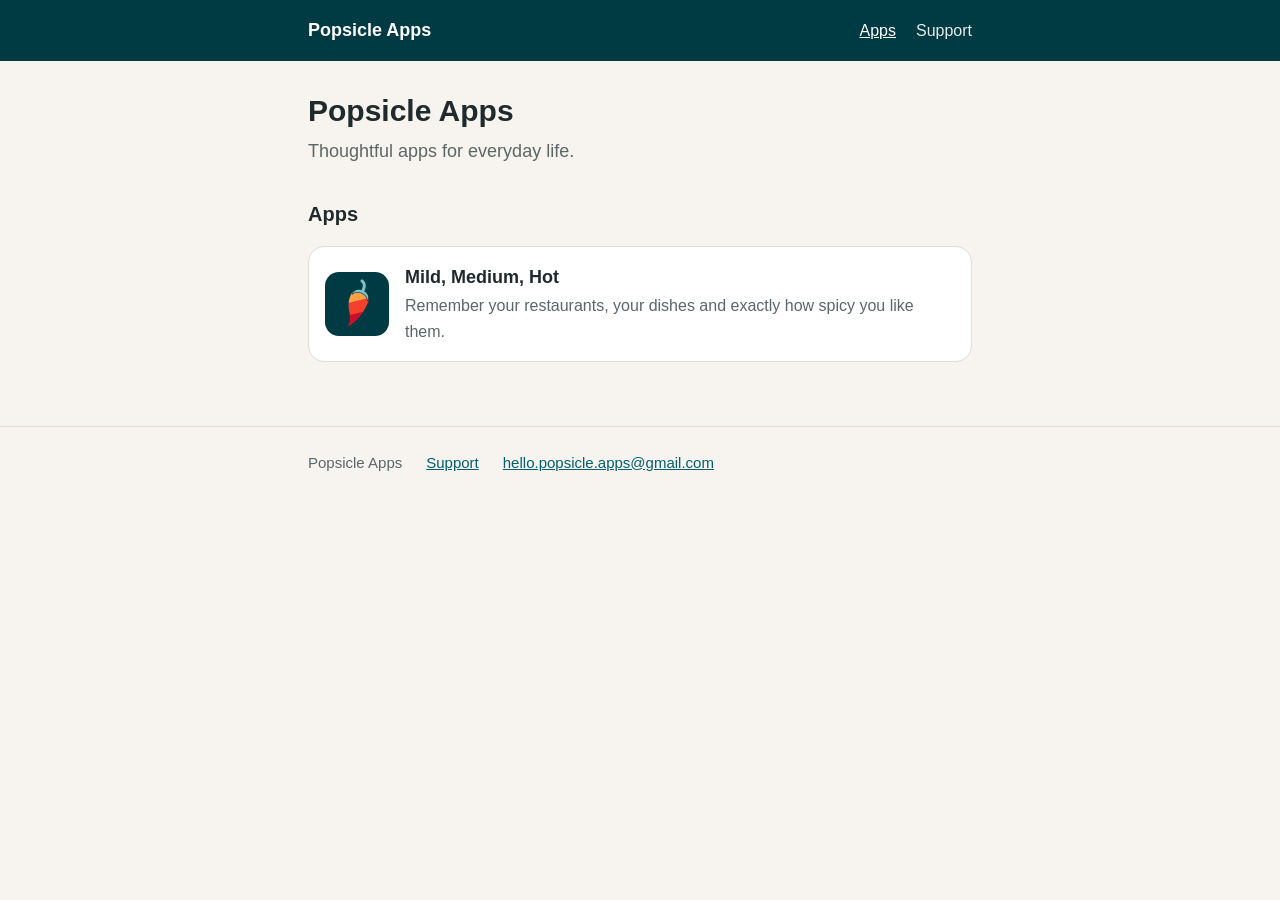
<file: index.html>
<!doctype html>
<html lang="en">
<head>
  <meta charset="utf-8">
  <meta name="viewport" content="width=device-width, initial-scale=1">
  <title>Popsicle Apps</title>
  <meta name="description" content="Popsicle Apps: thoughtful apps for everyday life.">
  <link rel="stylesheet" href="/assets/css/site.css">
</head>
<body>
  <a class="skip" href="#main">Skip to content</a>
  <header class="site-header">
    <div class="wrap">
      <a class="brand" href="/">Popsicle Apps</a>
      <nav class="site-nav" aria-label="Site">
        <a href="/" aria-current="page">Apps</a>
        <a href="/support/">Support</a>
      </nav>
    </div>
  </header>

  <main id="main" class="wrap">
    <h1>Popsicle Apps</h1>
    <p class="lead">Thoughtful apps for everyday life.</p>

    <h2>Apps</h2>
    <!-- One .app-card per app. Copy this block to add a new app. -->
    <a class="app-card" href="/apps/mild-medium-hot/">
      <img src="/assets/apps/mild-medium-hot/icon.png" alt="" width="64" height="64">
      <div>
        <h3>Mild, Medium, Hot</h3>
        <p>Remember your restaurants, your dishes and exactly how spicy you like them.</p>
      </div>
    </a>
  </main>

  <footer class="site-footer">
    <div class="wrap">
      <span>Popsicle Apps</span>
      <a href="/support/">Support</a>
      <a href="mailto:hello.popsicle.apps@gmail.com">hello.popsicle.apps@gmail.com</a>
    </div>
  </footer>
</body>
</html>
</file>
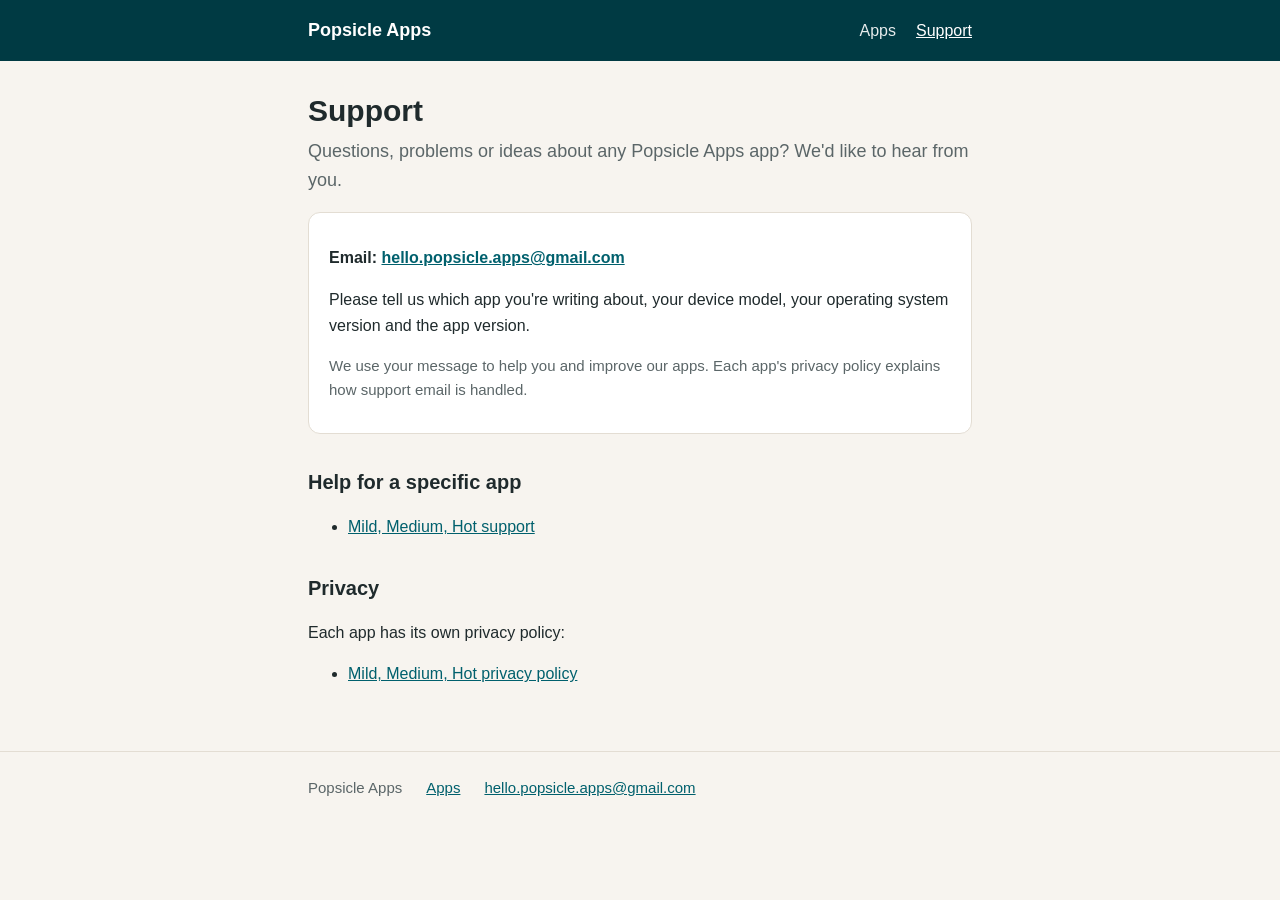
<file: support/index.html>
<!doctype html>
<html lang="en">
<head>
  <meta charset="utf-8">
  <meta name="viewport" content="width=device-width, initial-scale=1">
  <title>Support · Popsicle Apps</title>
  <meta name="description" content="Contact Popsicle Apps for help with any of our apps.">
  <link rel="stylesheet" href="/assets/css/site.css">
</head>
<body>
  <a class="skip" href="#main">Skip to content</a>
  <header class="site-header">
    <div class="wrap">
      <a class="brand" href="/">Popsicle Apps</a>
      <nav class="site-nav" aria-label="Site">
        <a href="/">Apps</a>
        <a href="/support/" aria-current="page">Support</a>
      </nav>
    </div>
  </header>

  <main id="main" class="wrap">
    <h1>Support</h1>
    <p class="lead">Questions, problems or ideas about any Popsicle Apps app? We'd like to hear from you.</p>

    <div class="callout">
      <p><strong>Email:</strong> <a class="email" href="mailto:hello.popsicle.apps@gmail.com">hello.popsicle.apps@gmail.com</a></p>
      <p>Please tell us which app you're writing about, your device model, your operating system version and the app version.</p>
      <p class="meta">We use your message to help you and improve our apps. Each app's privacy policy explains how support email is handled.</p>
    </div>

    <h2>Help for a specific app</h2>
    <!-- One link per app. -->
    <ul>
      <li><a href="/apps/mild-medium-hot/support/">Mild, Medium, Hot support</a></li>
    </ul>

    <h2>Privacy</h2>
    <p>Each app has its own privacy policy:</p>
    <ul>
      <li><a href="/apps/mild-medium-hot/privacy/">Mild, Medium, Hot privacy policy</a></li>
    </ul>
  </main>

  <footer class="site-footer">
    <div class="wrap">
      <span>Popsicle Apps</span>
      <a href="/">Apps</a>
      <a href="mailto:hello.popsicle.apps@gmail.com">hello.popsicle.apps@gmail.com</a>
    </div>
  </footer>
</body>
</html>
</file>
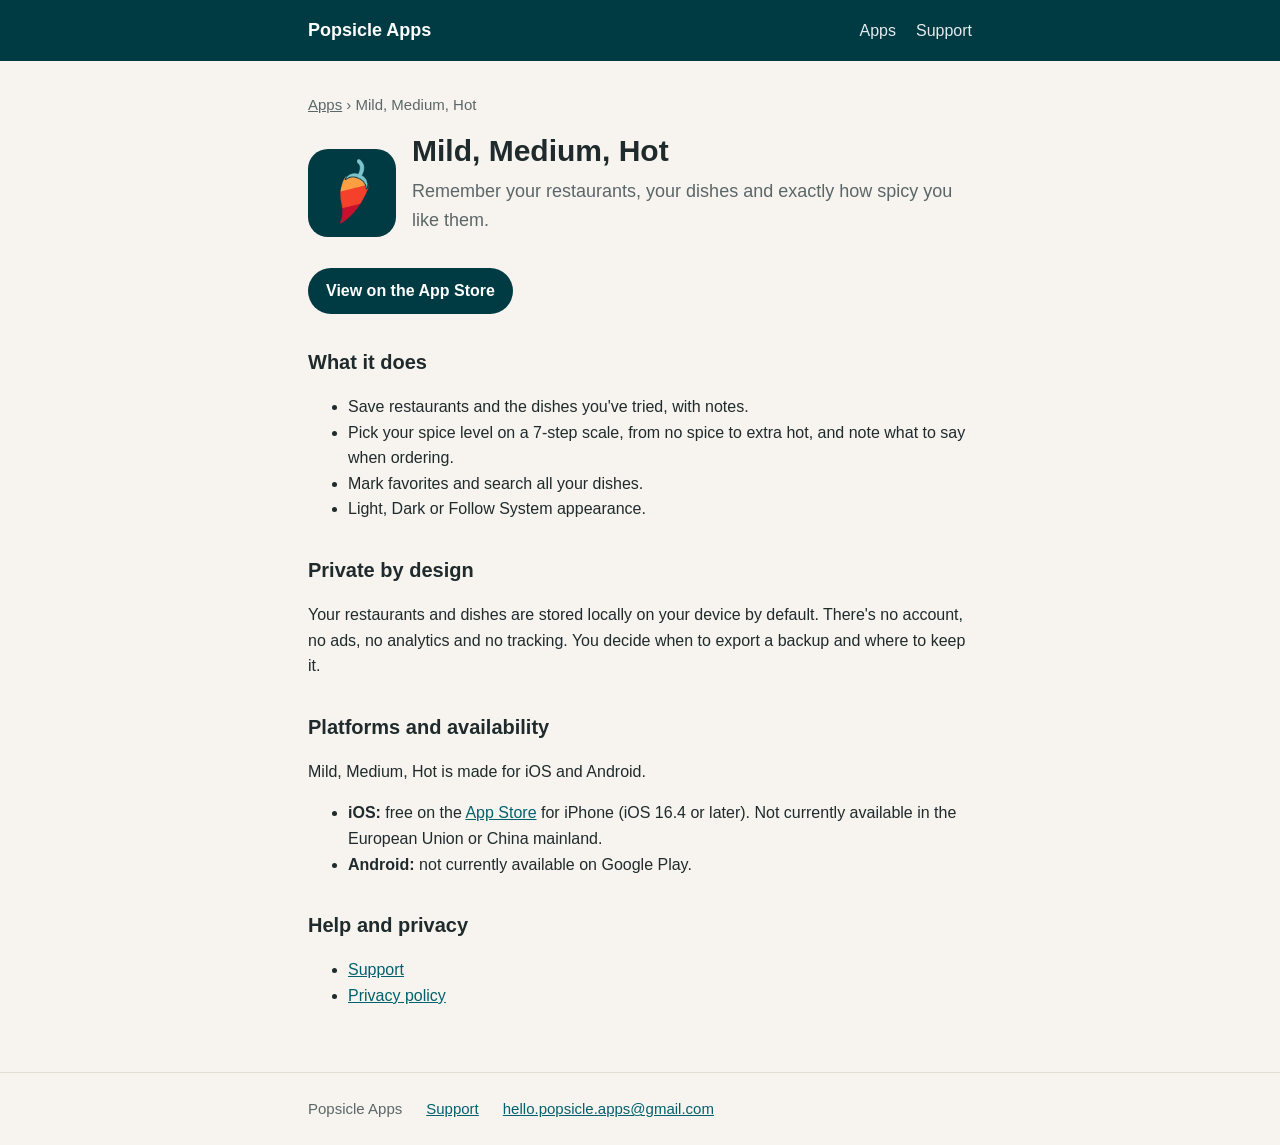
<file: apps/mild-medium-hot/index.html>
<!doctype html>
<html lang="en">
<head>
  <meta charset="utf-8">
  <meta name="viewport" content="width=device-width, initial-scale=1">
  <title>Mild, Medium, Hot · Popsicle Apps</title>
  <meta name="description" content="Mild, Medium, Hot: remember your restaurants, your dishes and exactly how spicy you like them. For iOS and Android.">
  <link rel="stylesheet" href="/assets/css/site.css">
</head>
<body>
  <a class="skip" href="#main">Skip to content</a>
  <header class="site-header">
    <div class="wrap">
      <a class="brand" href="/">Popsicle Apps</a>
      <nav class="site-nav" aria-label="Site">
        <a href="/">Apps</a>
        <a href="/support/">Support</a>
      </nav>
    </div>
  </header>

  <main id="main" class="wrap">
    <nav class="breadcrumb" aria-label="Breadcrumb"><a href="/">Apps</a> › Mild, Medium, Hot</nav>
    <div class="app-hero">
      <img src="/assets/apps/mild-medium-hot/icon.png" alt="Mild, Medium, Hot app icon" width="88" height="88">
      <div>
        <h1>Mild, Medium, Hot</h1>
        <p class="lead">Remember your restaurants, your dishes and exactly how spicy you like them.</p>
      </div>
    </div>
    <p><a class="button" href="https://apps.apple.com/app/id6832318651">View on the App Store</a></p>

    <h2>What it does</h2>
    <ul>
      <li>Save restaurants and the dishes you've tried, with notes.</li>
      <li>Pick your spice level on a 7-step scale, from no spice to extra hot, and note what to say when ordering.</li>
      <li>Mark favorites and search all your dishes.</li>
      <li>Light, Dark or Follow System appearance.</li>
    </ul>

    <h2>Private by design</h2>
    <p>Your restaurants and dishes are stored locally on your device by default. There's no account, no ads, no analytics and no tracking. You decide when to export a backup and where to keep it.</p>

    <h2>Platforms and availability</h2>
    <p>Mild, Medium, Hot is made for iOS and Android.</p>
    <ul>
      <li><strong>iOS:</strong> free on the <a href="https://apps.apple.com/app/id6832318651">App Store</a> for iPhone (iOS 16.4 or later). Not currently available in the European Union or China mainland.</li>
      <li><strong>Android:</strong> not currently available on Google Play.</li>
    </ul>

    <h2>Help and privacy</h2>
    <ul>
      <li><a href="/apps/mild-medium-hot/support/">Support</a></li>
      <li><a href="/apps/mild-medium-hot/privacy/">Privacy policy</a></li>
    </ul>
  </main>

  <footer class="site-footer">
    <div class="wrap">
      <span>Popsicle Apps</span>
      <a href="/support/">Support</a>
      <a href="mailto:hello.popsicle.apps@gmail.com">hello.popsicle.apps@gmail.com</a>
    </div>
  </footer>
</body>
</html>
</file>
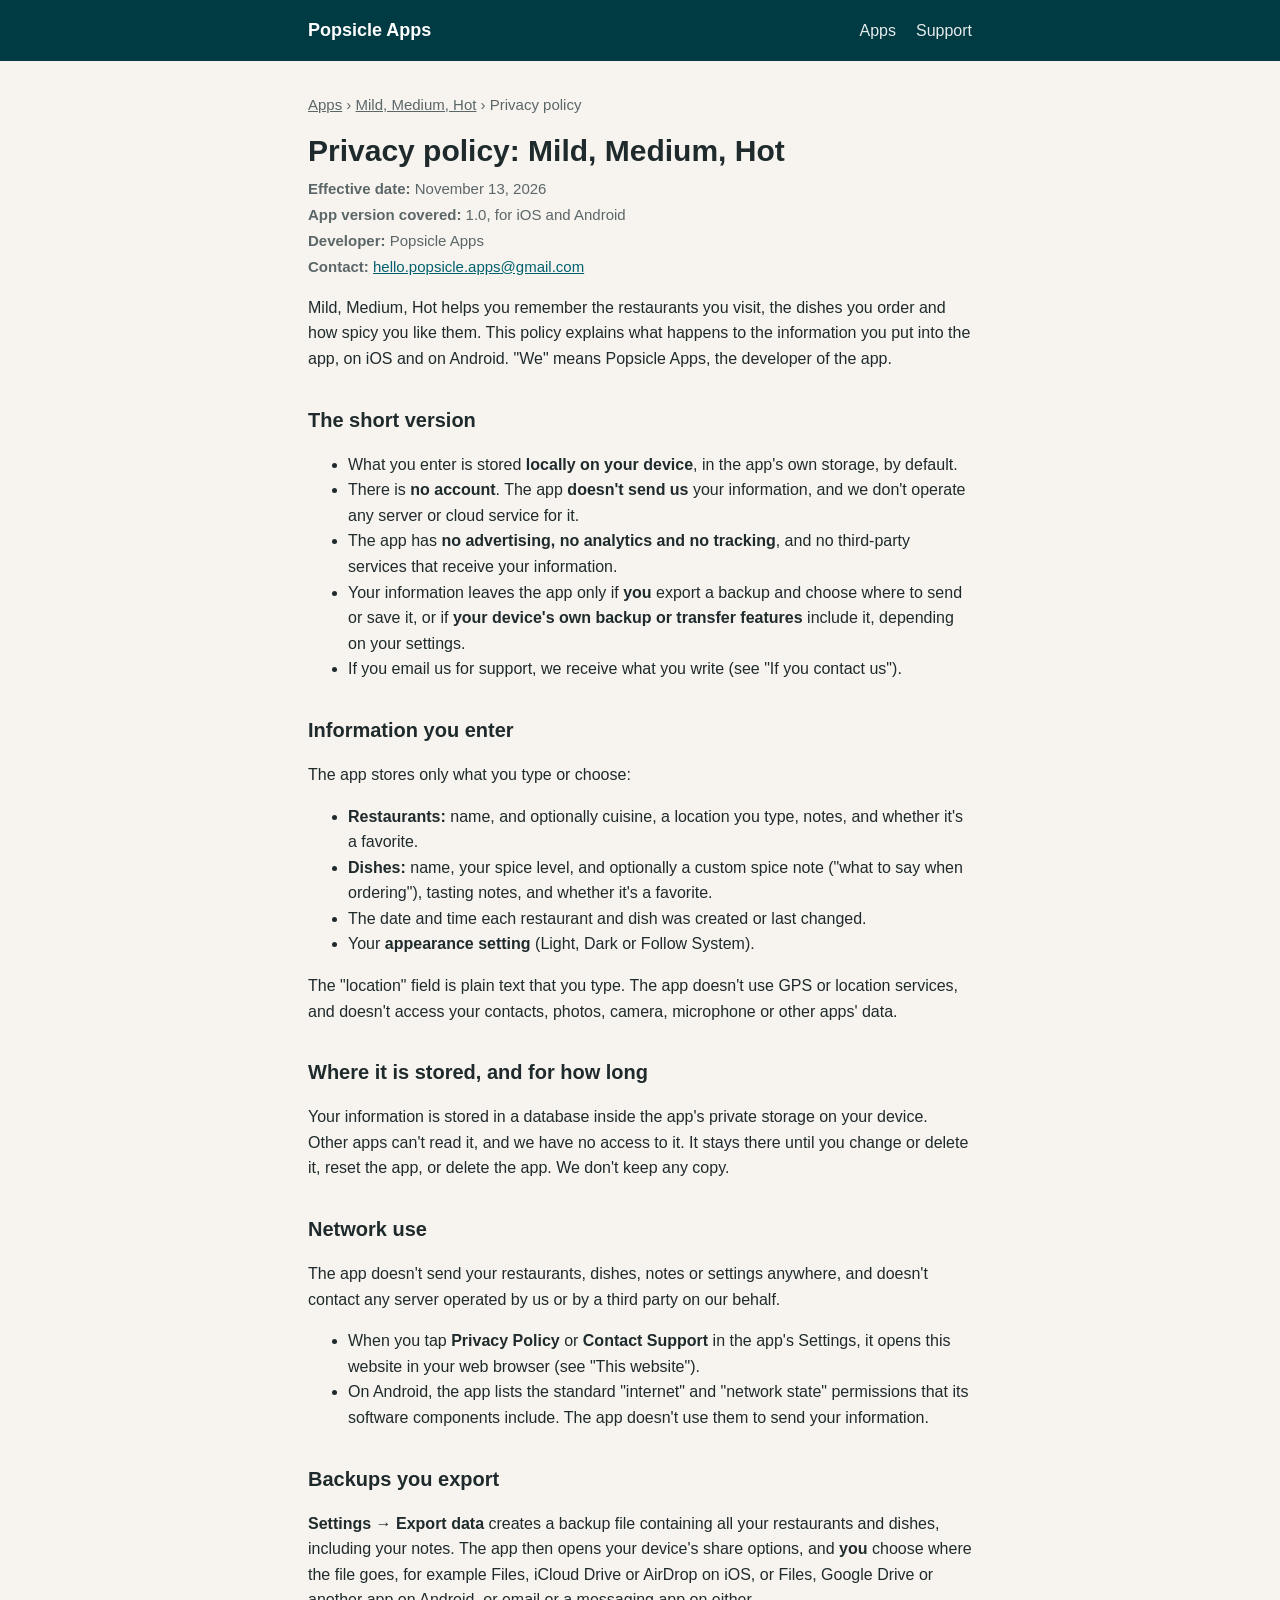
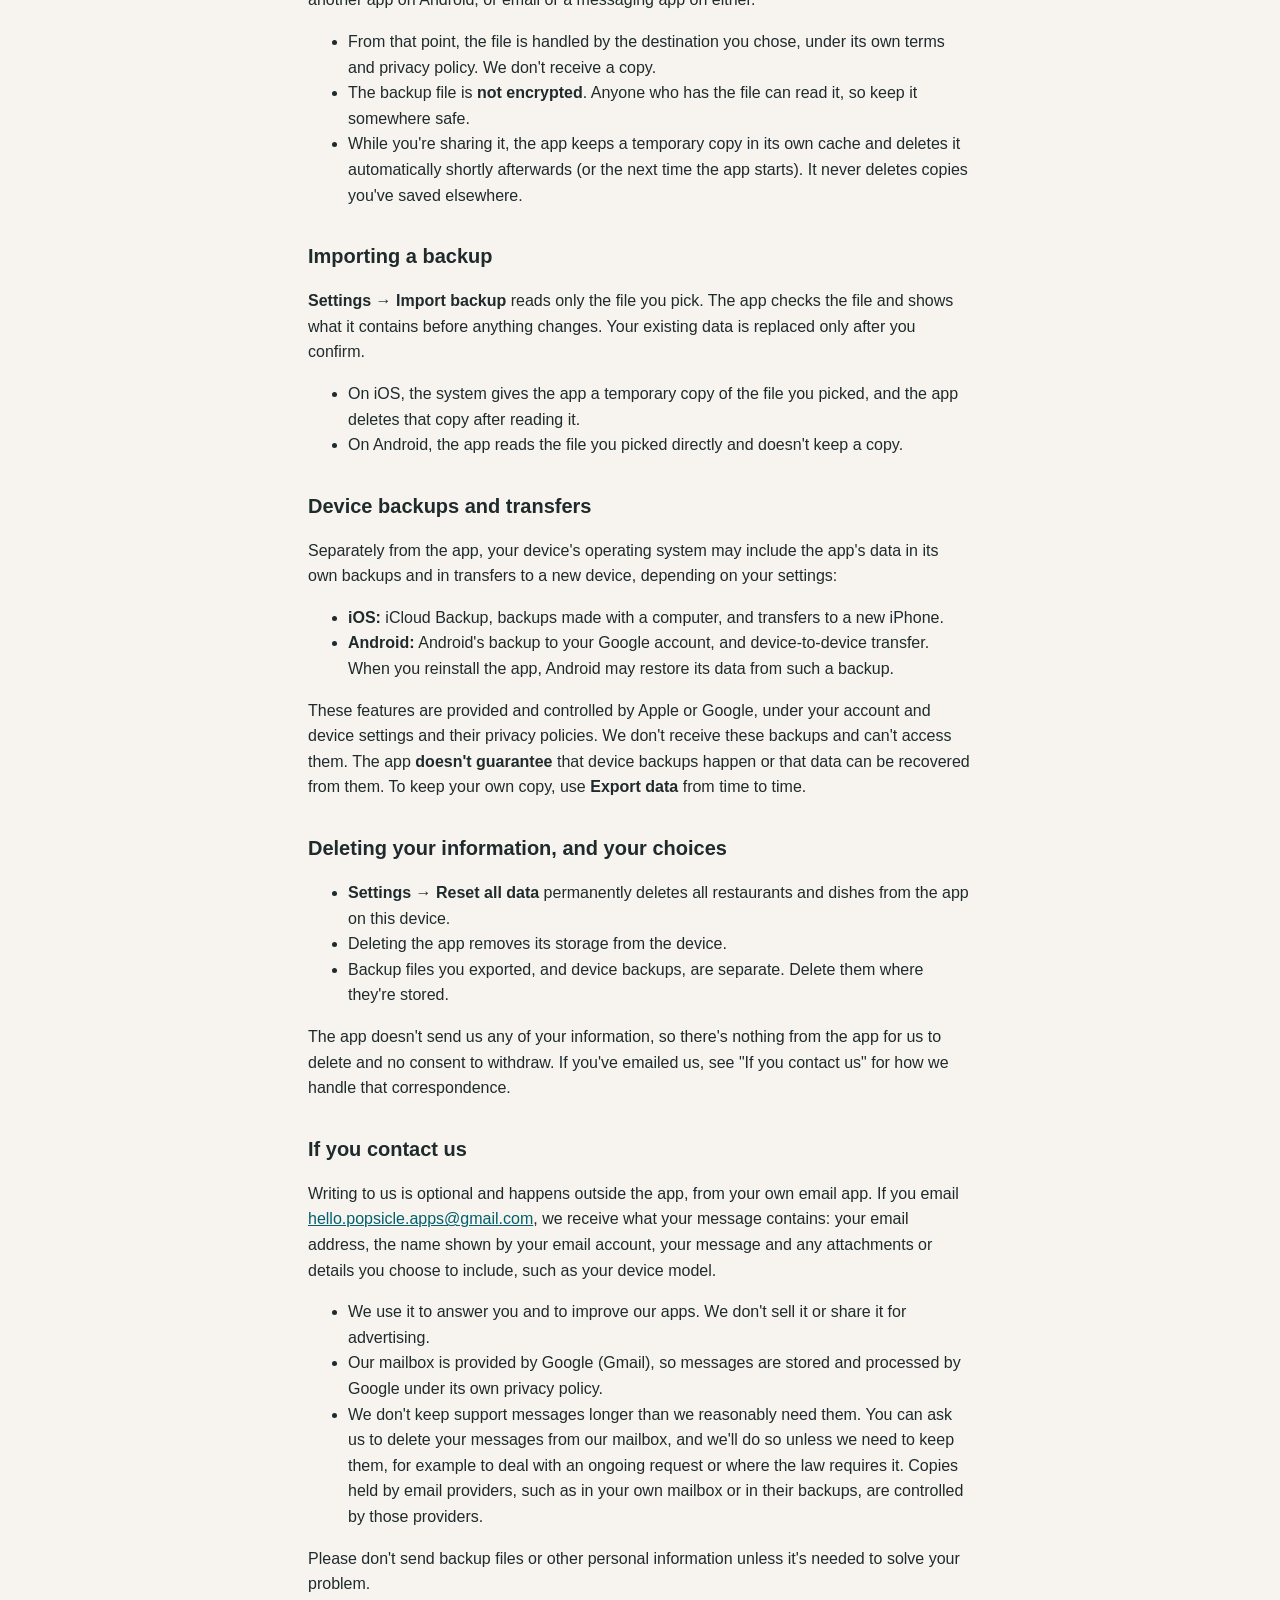
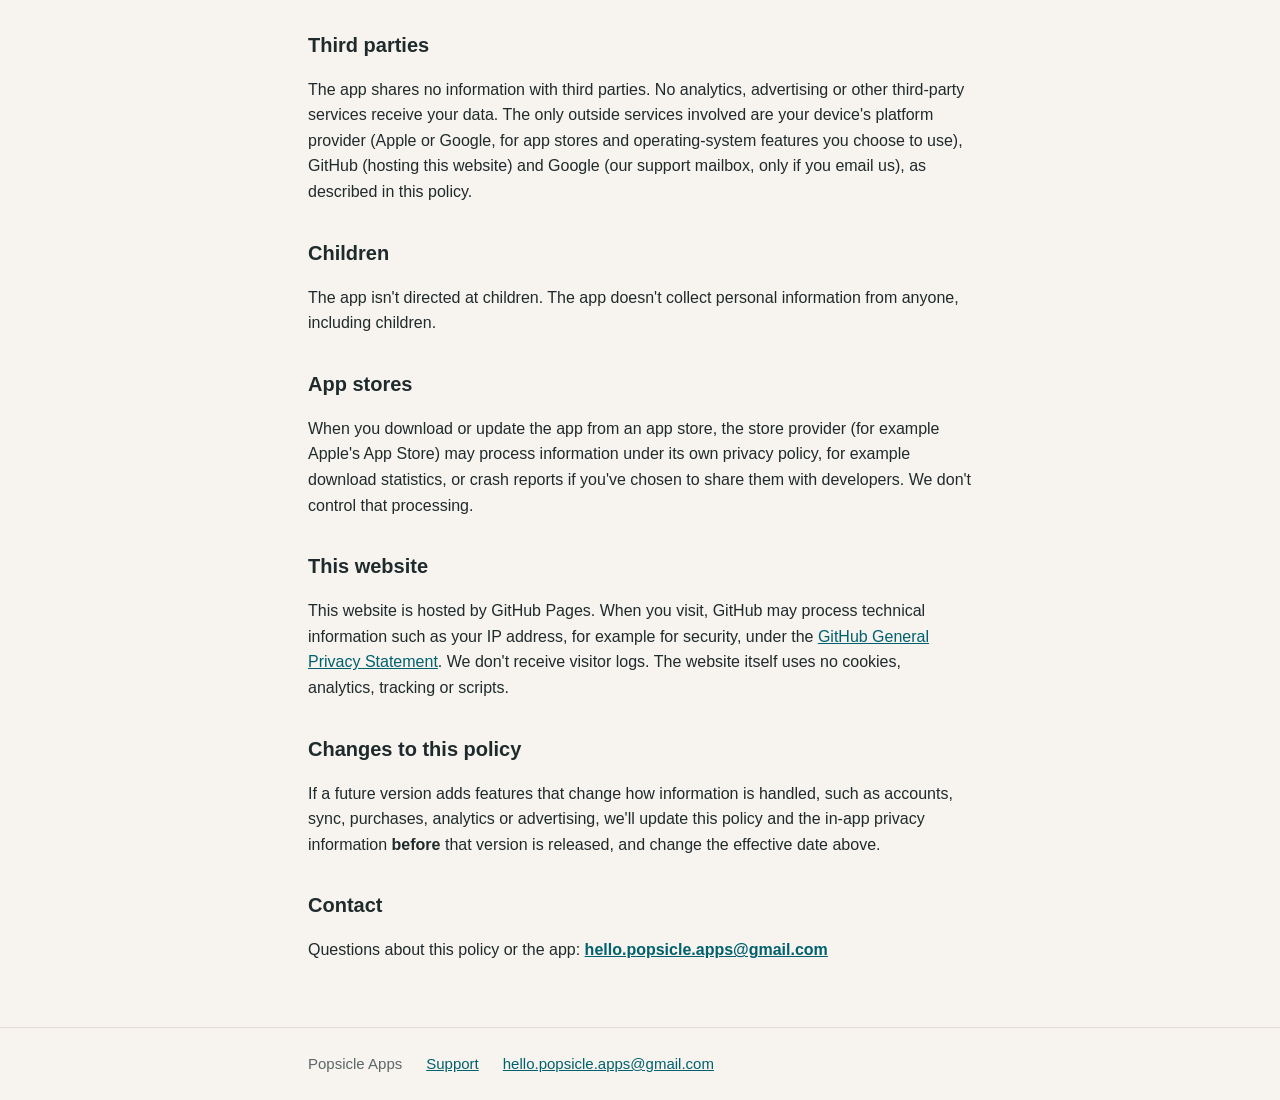
<file: apps/mild-medium-hot/privacy/index.html>
<!doctype html>
<html lang="en">
<head>
  <meta charset="utf-8">
  <meta name="viewport" content="width=device-width, initial-scale=1">
  <title>Mild, Medium, Hot privacy policy · Popsicle Apps</title>
  <meta name="description" content="Privacy policy for the Mild, Medium, Hot app for iOS and Android.">
  <link rel="stylesheet" href="/assets/css/site.css">
</head>
<body>
  <a class="skip" href="#main">Skip to content</a>
  <header class="site-header">
    <div class="wrap">
      <a class="brand" href="/">Popsicle Apps</a>
      <nav class="site-nav" aria-label="Site">
        <a href="/">Apps</a>
        <a href="/support/">Support</a>
      </nav>
    </div>
  </header>

  <main id="main" class="wrap">
    <nav class="breadcrumb" aria-label="Breadcrumb"><a href="/">Apps</a> › <a href="/apps/mild-medium-hot/">Mild, Medium, Hot</a> › Privacy policy</nav>
    <h1>Privacy policy: Mild, Medium, Hot</h1>
    <div class="meta">
      <p><strong>Effective date:</strong> November 13, 2026</p>
      <p><strong>App version covered:</strong> 1.0, for iOS and Android</p>
      <p><strong>Developer:</strong> Popsicle Apps</p>
      <p><strong>Contact:</strong> <a href="mailto:hello.popsicle.apps@gmail.com">hello.popsicle.apps@gmail.com</a></p>
    </div>

    <p>Mild, Medium, Hot helps you remember the restaurants you visit, the dishes you order and how spicy you like them. This policy explains what happens to the information you put into the app, on iOS and on Android. "We" means Popsicle Apps, the developer of the app.</p>

    <h2>The short version</h2>
    <ul>
      <li>What you enter is stored <strong>locally on your device</strong>, in the app's own storage, by default.</li>
      <li>There is <strong>no account</strong>. The app <strong>doesn't send us</strong> your information, and we don't operate any server or cloud service for it.</li>
      <li>The app has <strong>no advertising, no analytics and no tracking</strong>, and no third-party services that receive your information.</li>
      <li>Your information leaves the app only if <strong>you</strong> export a backup and choose where to send or save it, or if <strong>your device's own backup or transfer features</strong> include it, depending on your settings.</li>
      <li>If you email us for support, we receive what you write (see "If you contact us").</li>
    </ul>

    <h2>Information you enter</h2>
    <p>The app stores only what you type or choose:</p>
    <ul>
      <li><strong>Restaurants:</strong> name, and optionally cuisine, a location you type, notes, and whether it's a favorite.</li>
      <li><strong>Dishes:</strong> name, your spice level, and optionally a custom spice note ("what to say when ordering"), tasting notes, and whether it's a favorite.</li>
      <li>The date and time each restaurant and dish was created or last changed.</li>
      <li>Your <strong>appearance setting</strong> (Light, Dark or Follow System).</li>
    </ul>
    <p>The "location" field is plain text that you type. The app doesn't use GPS or location services, and doesn't access your contacts, photos, camera, microphone or other apps' data.</p>

    <h2>Where it is stored, and for how long</h2>
    <p>Your information is stored in a database inside the app's private storage on your device. Other apps can't read it, and we have no access to it. It stays there until you change or delete it, reset the app, or delete the app. We don't keep any copy.</p>

    <h2>Network use</h2>
    <p>The app doesn't send your restaurants, dishes, notes or settings anywhere, and doesn't contact any server operated by us or by a third party on our behalf.</p>
    <ul>
      <li>When you tap <strong>Privacy Policy</strong> or <strong>Contact Support</strong> in the app's Settings, it opens this website in your web browser (see "This website").</li>
      <li>On Android, the app lists the standard "internet" and "network state" permissions that its software components include. The app doesn't use them to send your information.</li>
    </ul>

    <h2>Backups you export</h2>
    <p><strong>Settings → Export data</strong> creates a backup file containing all your restaurants and dishes, including your notes. The app then opens your device's share options, and <strong>you</strong> choose where the file goes, for example Files, iCloud Drive or AirDrop on iOS, or Files, Google Drive or another app on Android, or email or a messaging app on either.</p>
    <ul>
      <li>From that point, the file is handled by the destination you chose, under its own terms and privacy policy. We don't receive a copy.</li>
      <li>The backup file is <strong>not encrypted</strong>. Anyone who has the file can read it, so keep it somewhere safe.</li>
      <li>While you're sharing it, the app keeps a temporary copy in its own cache and deletes it automatically shortly afterwards (or the next time the app starts). It never deletes copies you've saved elsewhere.</li>
    </ul>

    <h2>Importing a backup</h2>
    <p><strong>Settings → Import backup</strong> reads only the file you pick. The app checks the file and shows what it contains before anything changes. Your existing data is replaced only after you confirm.</p>
    <ul>
      <li>On iOS, the system gives the app a temporary copy of the file you picked, and the app deletes that copy after reading it.</li>
      <li>On Android, the app reads the file you picked directly and doesn't keep a copy.</li>
    </ul>

    <h2>Device backups and transfers</h2>
    <p>Separately from the app, your device's operating system may include the app's data in its own backups and in transfers to a new device, depending on your settings:</p>
    <ul>
      <li><strong>iOS:</strong> iCloud Backup, backups made with a computer, and transfers to a new iPhone.</li>
      <li><strong>Android:</strong> Android's backup to your Google account, and device-to-device transfer. When you reinstall the app, Android may restore its data from such a backup.</li>
    </ul>
    <p>These features are provided and controlled by Apple or Google, under your account and device settings and their privacy policies. We don't receive these backups and can't access them. The app <strong>doesn't guarantee</strong> that device backups happen or that data can be recovered from them. To keep your own copy, use <strong>Export data</strong> from time to time.</p>

    <h2>Deleting your information, and your choices</h2>
    <ul>
      <li><strong>Settings → Reset all data</strong> permanently deletes all restaurants and dishes from the app on this device.</li>
      <li>Deleting the app removes its storage from the device.</li>
      <li>Backup files you exported, and device backups, are separate. Delete them where they're stored.</li>
    </ul>
    <p>The app doesn't send us any of your information, so there's nothing from the app for us to delete and no consent to withdraw. If you've emailed us, see "If you contact us" for how we handle that correspondence.</p>

    <h2>If you contact us</h2>
    <p>Writing to us is optional and happens outside the app, from your own email app. If you email <a href="mailto:hello.popsicle.apps@gmail.com">hello.popsicle.apps@gmail.com</a>, we receive what your message contains: your email address, the name shown by your email account, your message and any attachments or details you choose to include, such as your device model.</p>
    <ul>
      <li>We use it to answer you and to improve our apps. We don't sell it or share it for advertising.</li>
      <li>Our mailbox is provided by Google (Gmail), so messages are stored and processed by Google under its own privacy policy.</li>
      <li>We don't keep support messages longer than we reasonably need them. You can ask us to delete your messages from our mailbox, and we'll do so unless we need to keep them, for example to deal with an ongoing request or where the law requires it. Copies held by email providers, such as in your own mailbox or in their backups, are controlled by those providers.</li>
    </ul>
    <p>Please don't send backup files or other personal information unless it's needed to solve your problem.</p>

    <h2>Third parties</h2>
    <p>The app shares no information with third parties. No analytics, advertising or other third-party services receive your data. The only outside services involved are your device's platform provider (Apple or Google, for app stores and operating-system features you choose to use), GitHub (hosting this website) and Google (our support mailbox, only if you email us), as described in this policy.</p>

    <h2>Children</h2>
    <p>The app isn't directed at children. The app doesn't collect personal information from anyone, including children.</p>

    <h2>App stores</h2>
    <p>When you download or update the app from an app store, the store provider (for example Apple's App Store) may process information under its own privacy policy, for example download statistics, or crash reports if you've chosen to share them with developers. We don't control that processing.</p>

    <h2>This website</h2>
    <p>This website is hosted by GitHub Pages. When you visit, GitHub may process technical information such as your IP address, for example for security, under the <a href="https://docs.github.com/en/site-policy/privacy-policies/github-general-privacy-statement">GitHub General Privacy Statement</a>. We don't receive visitor logs. The website itself uses no cookies, analytics, tracking or scripts.</p>

    <h2>Changes to this policy</h2>
    <p>If a future version adds features that change how information is handled, such as accounts, sync, purchases, analytics or advertising, we'll update this policy and the in-app privacy information <strong>before</strong> that version is released, and change the effective date above.</p>

    <h2>Contact</h2>
    <p>Questions about this policy or the app: <a class="email" href="mailto:hello.popsicle.apps@gmail.com?subject=Mild%2C%20Medium%2C%20Hot%20privacy">hello.popsicle.apps@gmail.com</a></p>
  </main>

  <footer class="site-footer">
    <div class="wrap">
      <span>Popsicle Apps</span>
      <a href="/apps/mild-medium-hot/support/">Support</a>
      <a href="mailto:hello.popsicle.apps@gmail.com">hello.popsicle.apps@gmail.com</a>
    </div>
  </footer>
</body>
</html>
</file>
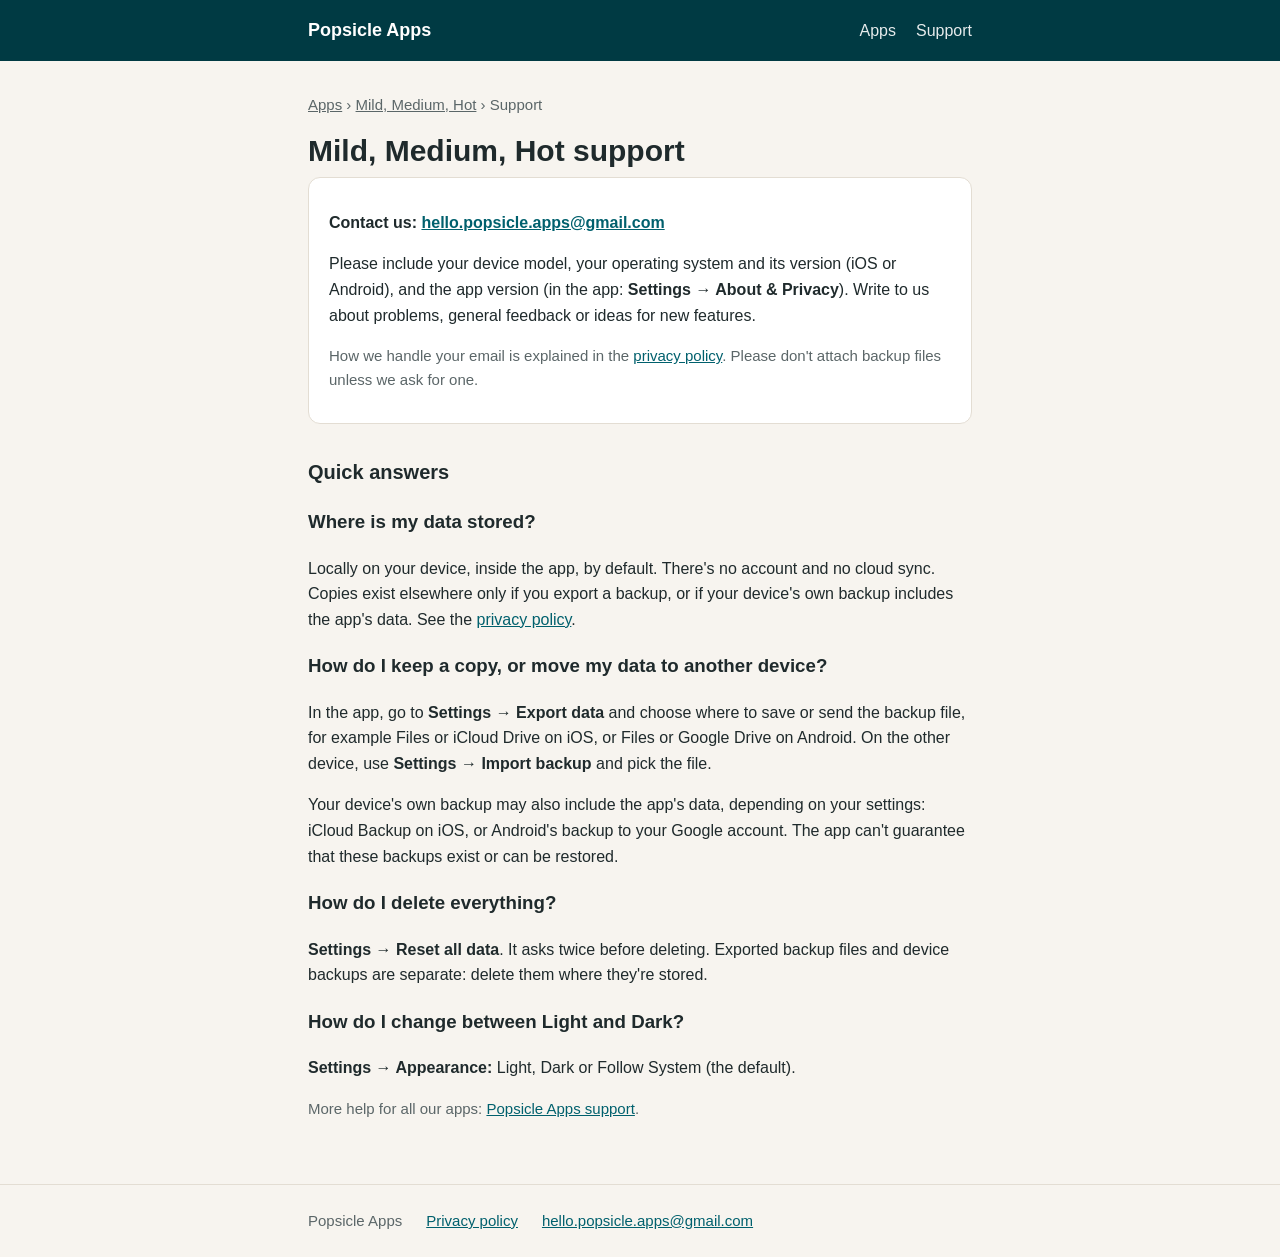
<file: apps/mild-medium-hot/support/index.html>
<!doctype html>
<html lang="en">
<head>
  <meta charset="utf-8">
  <meta name="viewport" content="width=device-width, initial-scale=1">
  <title>Mild, Medium, Hot support · Popsicle Apps</title>
  <meta name="description" content="Get help with Mild, Medium, Hot.">
  <link rel="stylesheet" href="/assets/css/site.css">
</head>
<body>
  <a class="skip" href="#main">Skip to content</a>
  <header class="site-header">
    <div class="wrap">
      <a class="brand" href="/">Popsicle Apps</a>
      <nav class="site-nav" aria-label="Site">
        <a href="/">Apps</a>
        <a href="/support/">Support</a>
      </nav>
    </div>
  </header>

  <main id="main" class="wrap">
    <nav class="breadcrumb" aria-label="Breadcrumb"><a href="/">Apps</a> › <a href="/apps/mild-medium-hot/">Mild, Medium, Hot</a> › Support</nav>
    <h1>Mild, Medium, Hot support</h1>

    <div class="callout">
      <p><strong>Contact us:</strong> <a class="email" href="mailto:hello.popsicle.apps@gmail.com?subject=Mild%2C%20Medium%2C%20Hot%20support">hello.popsicle.apps@gmail.com</a></p>
      <p>Please include your device model, your operating system and its version (iOS or Android), and the app version (in the app: <strong>Settings → About &amp; Privacy</strong>). Write to us about problems, general feedback or ideas for new features.</p>
      <p class="meta">How we handle your email is explained in the <a href="/apps/mild-medium-hot/privacy/">privacy policy</a>. Please don't attach backup files unless we ask for one.</p>
    </div>

    <h2>Quick answers</h2>

    <h3>Where is my data stored?</h3>
    <p>Locally on your device, inside the app, by default. There's no account and no cloud sync. Copies exist elsewhere only if you export a backup, or if your device's own backup includes the app's data. See the <a href="/apps/mild-medium-hot/privacy/">privacy policy</a>.</p>

    <h3>How do I keep a copy, or move my data to another device?</h3>
    <p>In the app, go to <strong>Settings → Export data</strong> and choose where to save or send the backup file, for example Files or iCloud Drive on iOS, or Files or Google Drive on Android. On the other device, use <strong>Settings → Import backup</strong> and pick the file.</p>
    <p>Your device's own backup may also include the app's data, depending on your settings: iCloud Backup on iOS, or Android's backup to your Google account. The app can't guarantee that these backups exist or can be restored.</p>

    <h3>How do I delete everything?</h3>
    <p><strong>Settings → Reset all data</strong>. It asks twice before deleting. Exported backup files and device backups are separate: delete them where they're stored.</p>

    <h3>How do I change between Light and Dark?</h3>
    <p><strong>Settings → Appearance:</strong> Light, Dark or Follow System (the default).</p>

    <p class="meta">More help for all our apps: <a href="/support/">Popsicle Apps support</a>.</p>
  </main>

  <footer class="site-footer">
    <div class="wrap">
      <span>Popsicle Apps</span>
      <a href="/apps/mild-medium-hot/privacy/">Privacy policy</a>
      <a href="mailto:hello.popsicle.apps@gmail.com">hello.popsicle.apps@gmail.com</a>
    </div>
  </footer>
</body>
</html>
</file>
<file: assets/css/site.css>
/* Popsicle Apps: shared styles for every page. No web fonts, no JavaScript, no tracking. */
:root {
  --bg: #f7f4ef;
  --surface: #ffffff;
  --text: #1f2a2c;
  --muted: #5b6668;
  --brand: #003a43;
  --brand-ink: #ffffff;
  --link: #00606d;
  --border: #e3ddd3;
  --max: 44rem;
}
@media (prefers-color-scheme: dark) {
  :root {
    --bg: #0e1416;
    --surface: #162022;
    --text: #e8ecec;
    --muted: #a3b0b2;
    --brand: #071c20;
    --brand-ink: #e8ecec;
    --link: #7cc4cd;
    --border: #26363a;
  }
}
* { box-sizing: border-box; }
html { -webkit-text-size-adjust: 100%; }
body {
  margin: 0;
  background: var(--bg);
  color: var(--text);
  font: 1rem/1.6 -apple-system, BlinkMacSystemFont, "Segoe UI", Roboto, Helvetica, Arial, sans-serif;
}
a { color: var(--link); }
a:focus-visible { outline: 3px solid var(--link); outline-offset: 2px; }
.skip { position: absolute; left: -999px; }
.skip:focus { left: 1rem; top: 1rem; background: var(--surface); padding: .5rem; }

.site-header { background: var(--brand); color: var(--brand-ink); }
.site-header .wrap { display: flex; flex-wrap: wrap; align-items: center; justify-content: space-between; gap: .5rem 1.5rem; padding-block: 1rem; }
.site-header a { color: var(--brand-ink); text-decoration: none; }
.brand { font-weight: 700; font-size: 1.125rem; }
.site-nav { display: flex; gap: 1.25rem; }
.site-nav a { opacity: .9; }
.site-nav a:hover, .site-nav a[aria-current="page"] { opacity: 1; text-decoration: underline; }

.wrap { max-width: var(--max); margin: 0 auto; padding-inline: 1.25rem; }
main { padding-block: 2rem 3rem; }
h1 { font-size: 1.875rem; line-height: 1.2; margin: 0 0 .5rem; }
h2 { font-size: 1.25rem; margin: 2rem 0 .5rem; }
.lead { color: var(--muted); font-size: 1.125rem; margin-top: 0; }
.meta { color: var(--muted); font-size: .9375rem; }
.meta p { margin: .125rem 0; }

.breadcrumb { font-size: .9375rem; color: var(--muted); margin-bottom: 1rem; }
.breadcrumb a { color: var(--muted); }

.app-card {
  display: flex; gap: 1rem; align-items: center;
  background: var(--surface); border: 1px solid var(--border); border-radius: 16px;
  padding: 1rem; margin: 1rem 0; text-decoration: none; color: inherit;
}
.app-card img { width: 64px; height: 64px; border-radius: 14px; flex: none; }
.app-card h3 { margin: 0; font-size: 1.125rem; color: var(--text); }
.app-card p { margin: .125rem 0 0; color: var(--muted); }
.app-hero { display: flex; gap: 1rem; align-items: center; margin-bottom: 1rem; }
.app-hero img { width: 88px; height: 88px; border-radius: 20px; }

.button {
  display: inline-block; background: var(--brand); color: var(--brand-ink);
  font-weight: 600; text-decoration: none; padding: .625rem 1.125rem; border-radius: 999px;
}
.button:hover { text-decoration: underline; }
@media (prefers-color-scheme: dark) { .button { background: var(--link); color: #071c20; } }

.callout { background: var(--surface); border: 1px solid var(--border); border-radius: 12px; padding: 1rem 1.25rem; }
.email { font-weight: 600; word-break: break-all; }

.site-footer { border-top: 1px solid var(--border); color: var(--muted); font-size: .9375rem; }
.site-footer .wrap { padding-block: 1.5rem; display: flex; flex-wrap: wrap; gap: .5rem 1.5rem; }
</file>
